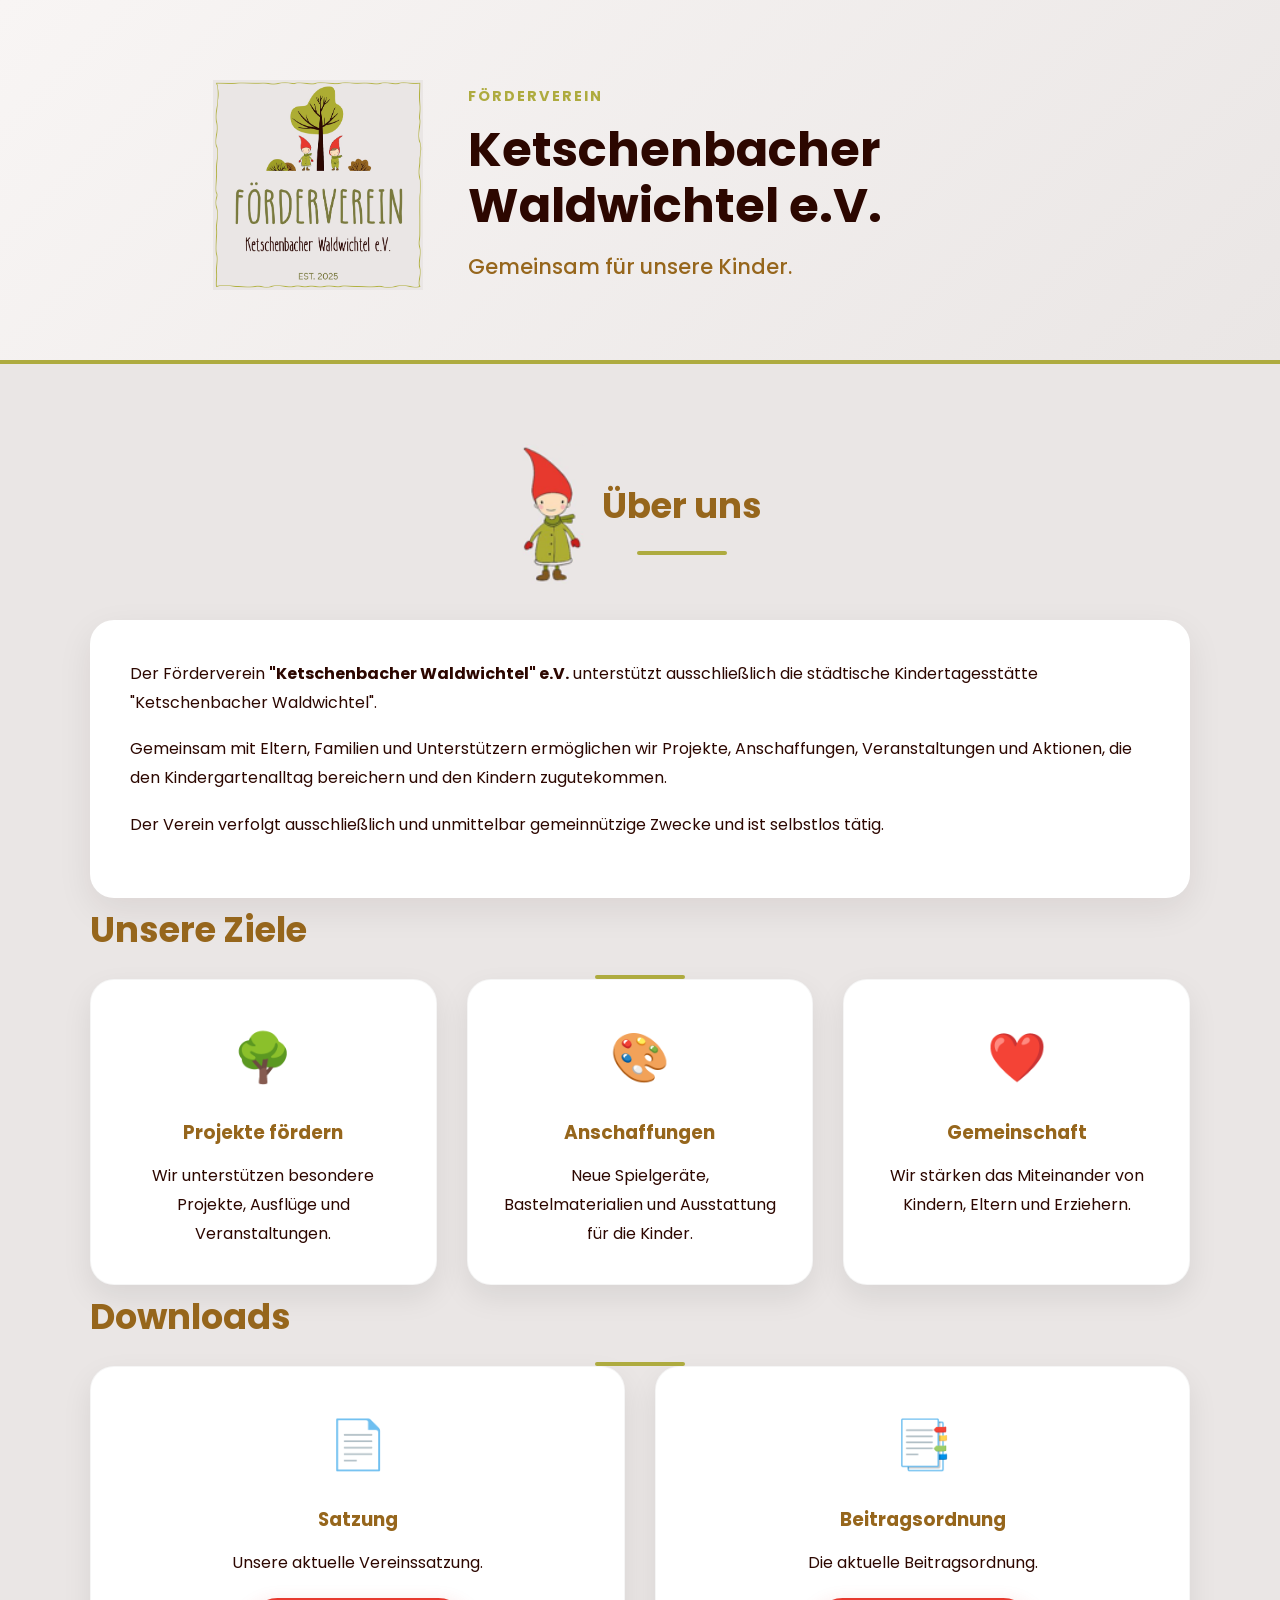
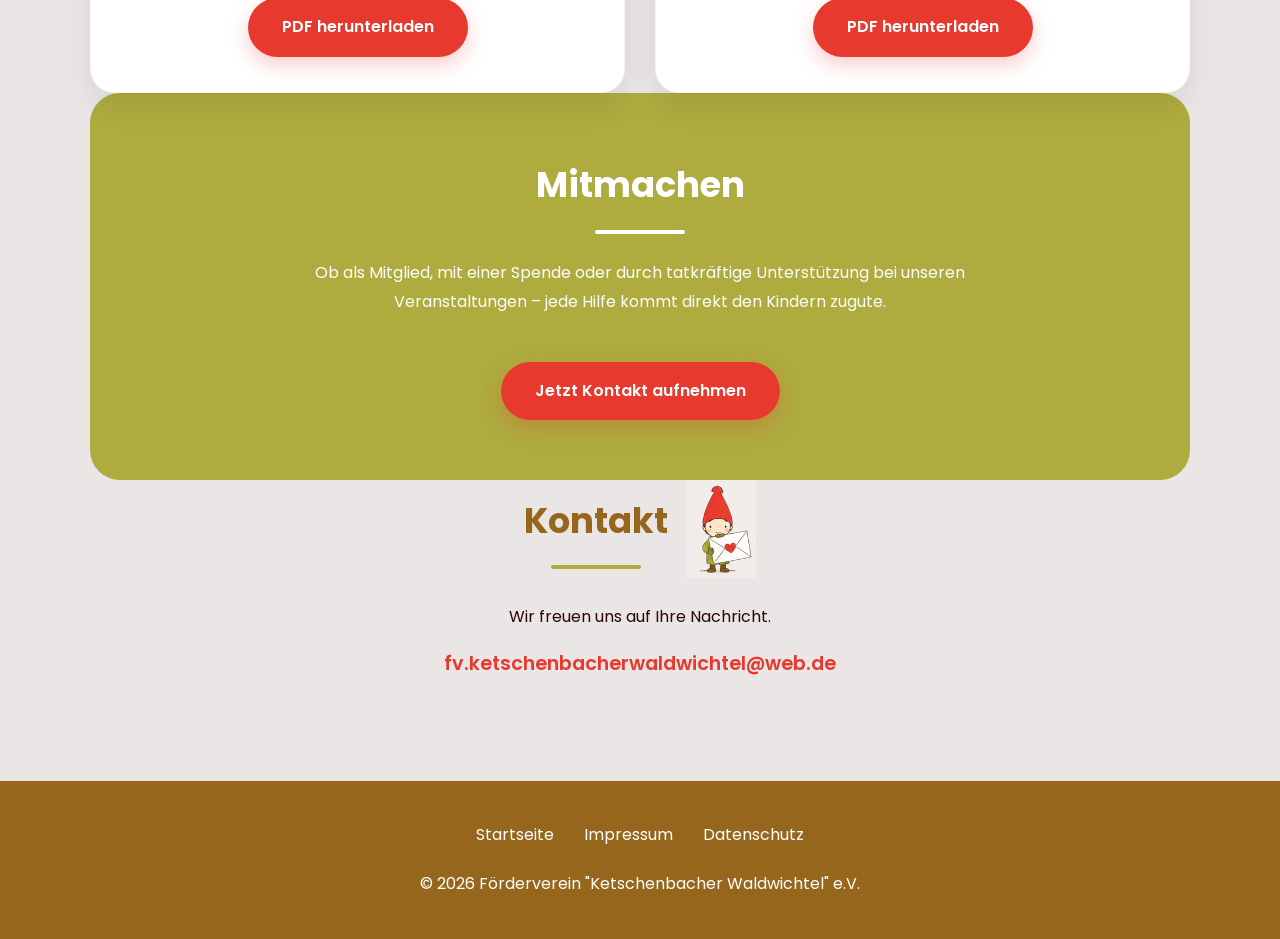
<file: index.html>
<!DOCTYPE html>
<html lang="de">

<head>
    <meta charset="UTF-8">
    <meta name="viewport" content="width=device-width, initial-scale=1.0">

    <title>Förderverein "Ketschenbacher Waldwichtel" e.V.</title>

    <meta name="description"
        content="Förderverein Ketschenbacher Waldwichtel e.V. – Gemeinsam unterstützen wir die Kindertagesstätte Ketschenbacher Waldwichtel.">

    <link rel="preconnect" href="https://fonts.googleapis.com">
    <link rel="preconnect" href="https://fonts.gstatic.com" crossorigin>

    <link href="https://fonts.googleapis.com/css2?family=Poppins:wght@300;400;500;600;700&display=swap"
        rel="stylesheet">

    <link rel="stylesheet" href="css/style.css">

</head>

<body>

<header>

<div class="container header">

<img src="images/Logo_Quadrat2.PNG"
     alt="Logo Förderverein Ketschenbacher Waldwichtel"
     class="logo">

<div class="header-text">

<span class="eyebrow">
Förderverein
</span>

<h1>Ketschenbacher Waldwichtel e.V.</h1>

<p class="subtitle">
Gemeinsam für unsere Kinder.
</p>

</div>

</header>



<main>



<section class="container">

<div class="section-title about-title">

<img src="images/Wichtel_l.PNG"
     alt="Wichtel"
     class="section-icon">

<h2>Über uns</h2>

</div>

<div class="card">

<p>

Der Förderverein <strong>"Ketschenbacher Waldwichtel" e.V.</strong>
unterstützt ausschließlich die städtische Kindertagesstätte
"Ketschenbacher Waldwichtel".

</p>

<p>

Gemeinsam mit Eltern, Familien und Unterstützern ermöglichen wir
Projekte, Anschaffungen, Veranstaltungen und Aktionen,
die den Kindergartenalltag bereichern und den Kindern zugutekommen.

</p>

<p>

Der Verein verfolgt ausschließlich und unmittelbar gemeinnützige Zwecke
und ist selbstlos tätig.

</p>

</div>

</section>




<section class="container">

<h2>Unsere Ziele</h2>

<div class="cards">

<div class="feature">

<div class="icon">🌳</div>

<h3>Projekte fördern</h3>

<p>

Wir unterstützen besondere Projekte,
Ausflüge und Veranstaltungen.

</p>

</div>

<div class="feature">

<div class="icon">🎨</div>

<h3>Anschaffungen</h3>

<p>

Neue Spielgeräte, Bastelmaterialien
und Ausstattung für die Kinder.

</p>

</div>

<div class="feature">

<div class="icon">❤️</div>

<h3>Gemeinschaft</h3>

<p>

Wir stärken das Miteinander von Kindern,
Eltern und Erziehern.

</p>

</div>

</div>

</section>




<section class="container">

<h2>Downloads</h2>

<div class="cards">

<div class="feature">

<div class="icon">📄</div>

<h3>Satzung</h3>

<p>
Unsere aktuelle Vereinssatzung.
</p>

<a class="button"
   href="downloads/Satzung.pdf"
   download>

PDF herunterladen

</a>

</div>

<div class="feature">

<div class="icon">📑</div>

<h3>Beitragsordnung</h3>

<p>
Die aktuelle Beitragsordnung.
</p>

<a class="button"
   href="downloads/Beitragsordnung.pdf"
   download>

PDF herunterladen

</a>

</div>

</div>

</section>




<section class="container">

<div class="cta">

<h2>Mitmachen</h2>

<p>

Ob als Mitglied, mit einer Spende oder durch
tatkräftige Unterstützung bei unseren Veranstaltungen –
jede Hilfe kommt direkt den Kindern zugute.

</p>

<a class="button"
href="mailto:fv.ketschenbacherwaldwichtel@web.de?subject=Kontakt%20über%20die%20Website">

Jetzt Kontakt aufnehmen

</a>

</div>

</section>




<section class="container contact">

    <div class="contact-heading">

    <h2>Kontakt</h2>

    <img src="images/Kontakt.PNG"
         alt="Kontakt-Wichtel"
         class="contact-icon">

</div>

    <p>
        Wir freuen uns auf Ihre Nachricht.
    </p>

    <a class="mail"
       href="mailto:fv.ketschenbacherwaldwichtel@web.de">

        fv.ketschenbacherwaldwichtel@web.de

    </a>

</section>



</main>




<footer>

<div class="container footer-content">

<nav>

<a href="index.html">Startseite</a>

<a href="impressum.html">Impressum</a>

<a href="datenschutz.html">Datenschutz</a>

</nav>

<p>

© 2026 Förderverein "Ketschenbacher Waldwichtel" e.V.

</p>

</div>

</footer>

</body>

</html>
</file>
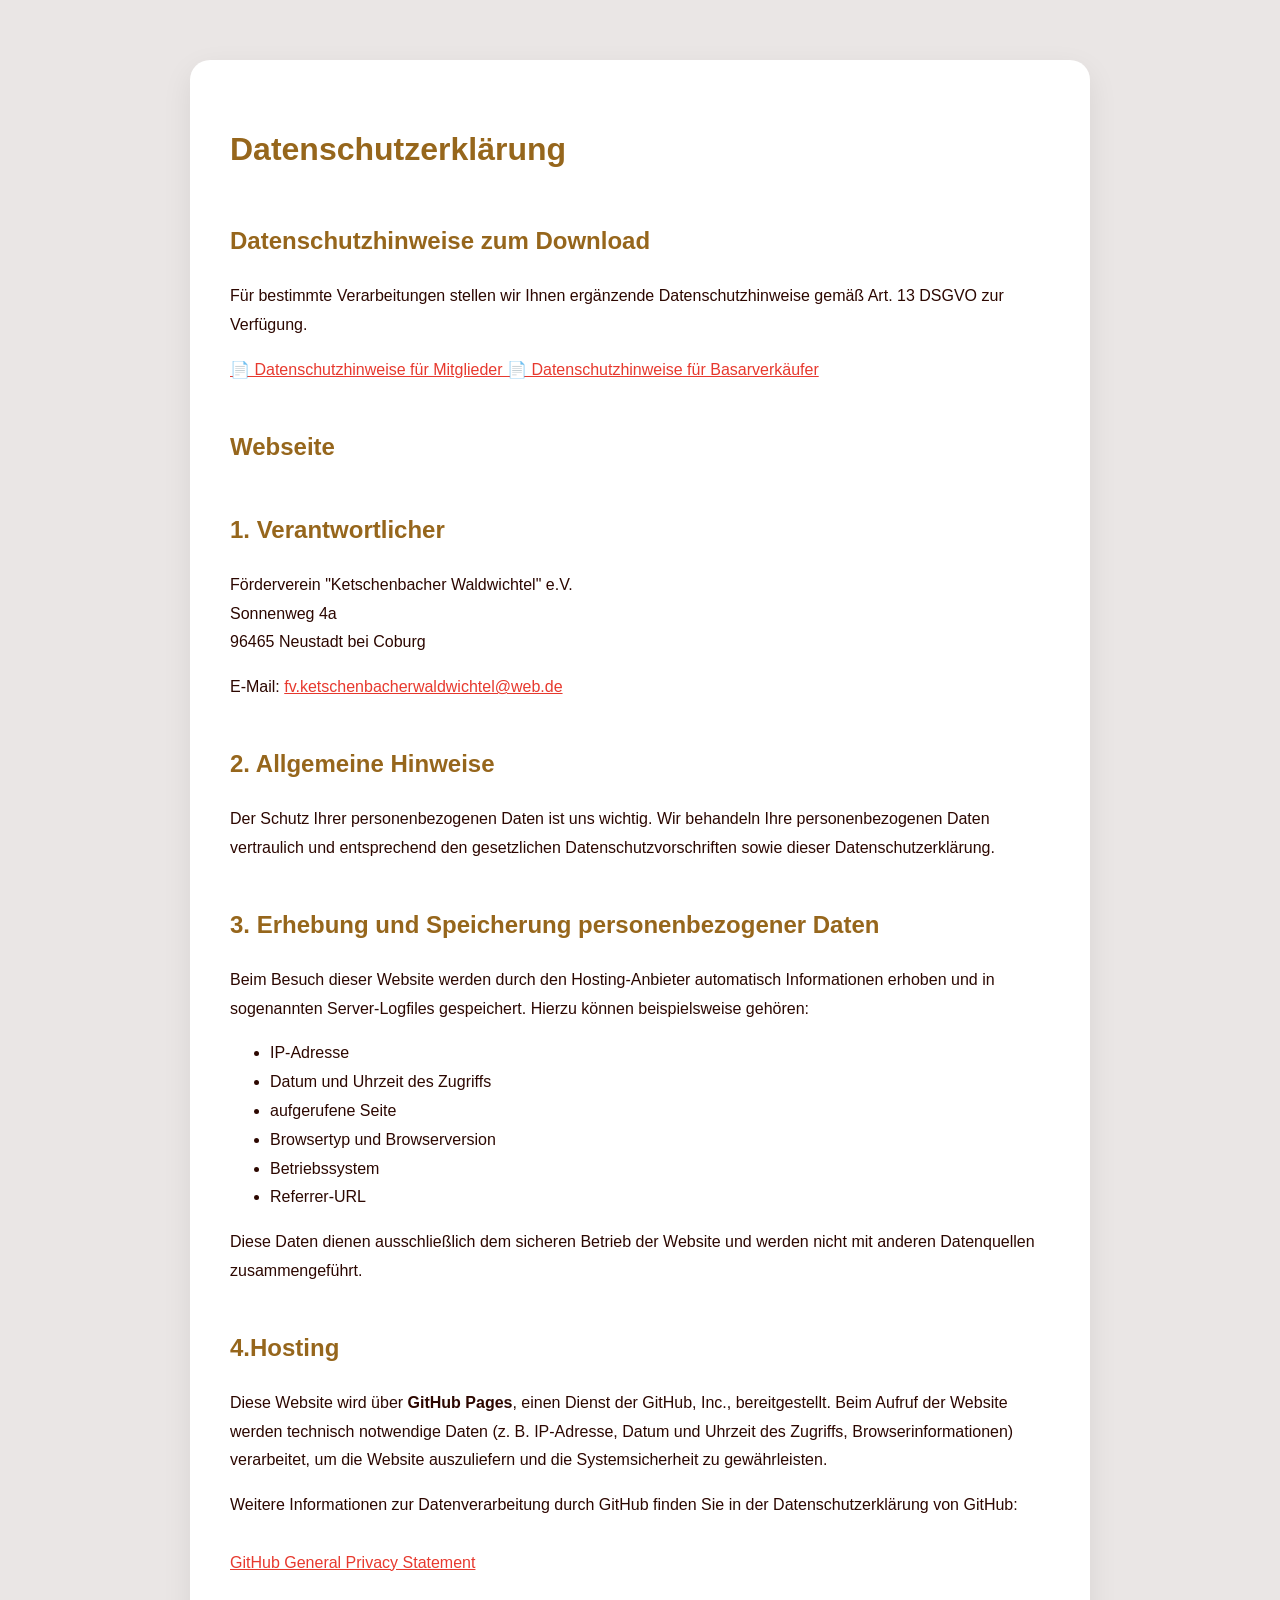
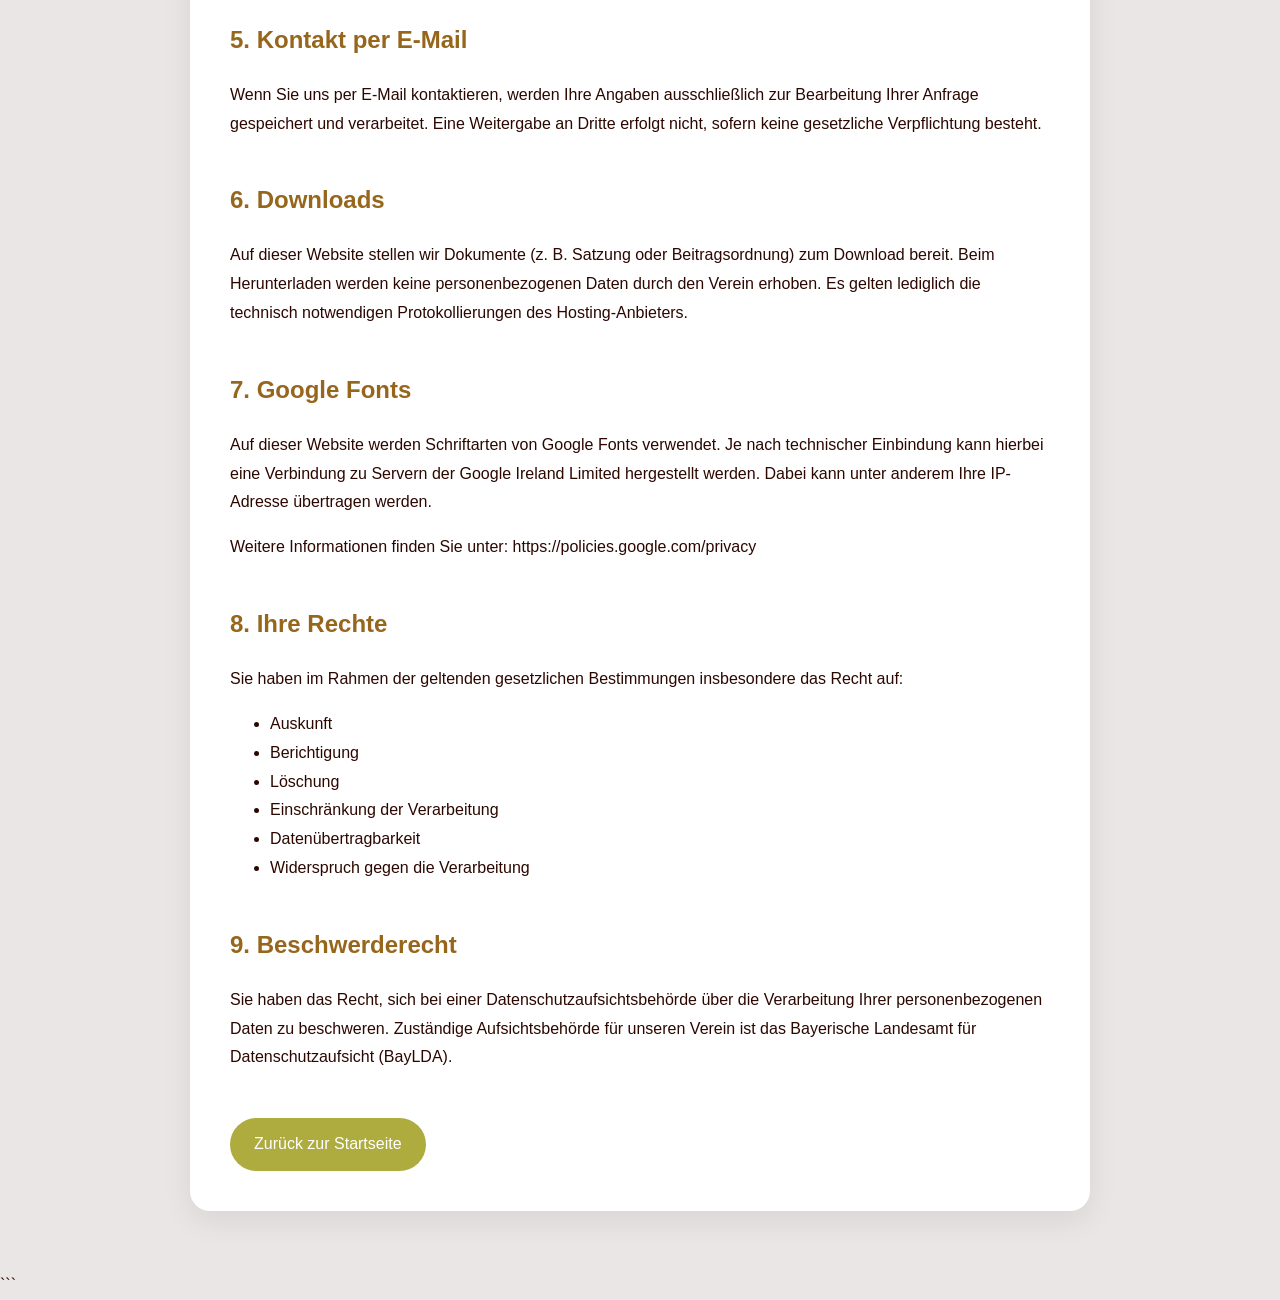
<file: datenschutz.html>
<!DOCTYPE html>
<html lang="de">
<head>
    <meta charset="UTF-8">
    <meta name="viewport" content="width=device-width, initial-scale=1.0">
    <title>Datenschutzerklärung | Förderverein "Ketschenbacher Waldwichtel" e.V.</title>

    <style>
        body{
            margin:0;
            background:#EAE6E5;
            color:#2C0700;
            font-family:"Poppins", Arial, sans-serif;
            line-height:1.8;
        }

        .container{
            width:min(900px,92%);
            margin:60px auto;
        }

        h1,h2{
            color:#96661C;
        }

        h1{
            margin-bottom:30px;
        }

        h2{
            margin-top:40px;
        }

        .card{
            background:#fff;
            padding:40px;
            border-radius:20px;
            box-shadow:0 10px 30px rgba(0,0,0,.08);
        }

        a{
            color:#E7392E;
        }

        .button{
            display:inline-block;
            margin-top:30px;
            padding:12px 24px;
            background:#AEAB3F;
            color:white;
            text-decoration:none;
            border-radius:30px;
        }
    </style>
</head>

<body>

<div class="container">

<div class="card">

<h1>Datenschutzerklärung</h1>

<div class="downloads">

    <h2>Datenschutzhinweise zum Download</h2>

    <p>
        Für bestimmte Verarbeitungen stellen wir Ihnen ergänzende
        Datenschutzhinweise gemäß Art. 13 DSGVO zur Verfügung.
    </p>

    <a class="download-button"
   href="downloads/Datenschutzhinweise für Mitglieder.pdf"
   download>
    📄 Datenschutzhinweise für Mitglieder
</a>

<a class="download-button"
   href="downloads/Datenschutzhinweise für Basarverkäufer.pdf"
   download>
    📄 Datenschutzhinweise für Basarverkäufer
</a>

</div>

<h2> Webseite</h2>
    
<h2> 1. Verantwortlicher</h2>

<p>
Förderverein "Ketschenbacher Waldwichtel" e.V.<br>
Sonnenweg 4a<br>
96465 Neustadt bei Coburg
</p>

<p>
E-Mail:
<a href="mailto:fv.ketschenbacherwaldwichtel@web.de">
fv.ketschenbacherwaldwichtel@web.de
</a>
</p>

<h2>2. Allgemeine Hinweise</h2>

<p>
Der Schutz Ihrer personenbezogenen Daten ist uns wichtig. Wir behandeln Ihre personenbezogenen Daten vertraulich und entsprechend den gesetzlichen Datenschutzvorschriften sowie dieser Datenschutzerklärung.
</p>

<h2>3. Erhebung und Speicherung personenbezogener Daten</h2>

<p>
Beim Besuch dieser Website werden durch den Hosting-Anbieter automatisch Informationen erhoben und in sogenannten Server-Logfiles gespeichert. Hierzu können beispielsweise gehören:
</p>

<ul>
<li>IP-Adresse</li>
<li>Datum und Uhrzeit des Zugriffs</li>
<li>aufgerufene Seite</li>
<li>Browsertyp und Browserversion</li>
<li>Betriebssystem</li>
<li>Referrer-URL</li>
</ul>

<p>
Diese Daten dienen ausschließlich dem sicheren Betrieb der Website und werden nicht mit anderen Datenquellen zusammengeführt.
</p>


<h2>4.Hosting</h2>

<p>
Diese Website wird über <strong>GitHub Pages</strong>, einen Dienst der GitHub, Inc., bereitgestellt. Beim Aufruf der Website werden technisch notwendige Daten (z. B. IP-Adresse, Datum und Uhrzeit des Zugriffs, Browserinformationen) verarbeitet, um die Website auszuliefern und die Systemsicherheit zu gewährleisten.
</p>

<p>
Weitere Informationen zur Datenverarbeitung durch GitHub finden Sie in der Datenschutzerklärung von GitHub:
<br><br>
<a href="https://docs.github.com/de/site-policy/privacy-policies/github-general-privacy-statement" target="_blank" rel="noopener noreferrer">
GitHub General Privacy Statement
</a>
</p>    
<h2>5. Kontakt per E-Mail</h2>

<p>
Wenn Sie uns per E-Mail kontaktieren, werden Ihre Angaben ausschließlich zur Bearbeitung Ihrer Anfrage gespeichert und verarbeitet. Eine Weitergabe an Dritte erfolgt nicht, sofern keine gesetzliche Verpflichtung besteht.
</p>

<h2>6. Downloads</h2>

<p>
Auf dieser Website stellen wir Dokumente (z. B. Satzung oder Beitragsordnung) zum Download bereit. Beim Herunterladen werden keine personenbezogenen Daten durch den Verein erhoben. Es gelten lediglich die technisch notwendigen Protokollierungen des Hosting-Anbieters.
</p>

<h2>7. Google Fonts</h2>

<p>
Auf dieser Website werden Schriftarten von Google Fonts verwendet. Je nach technischer Einbindung kann hierbei eine Verbindung zu Servern der Google Ireland Limited hergestellt werden. Dabei kann unter anderem Ihre IP-Adresse übertragen werden.
</p>

<p>
Weitere Informationen finden Sie unter:
https://policies.google.com/privacy
</p>

<h2>8. Ihre Rechte</h2>

<p>
Sie haben im Rahmen der geltenden gesetzlichen Bestimmungen insbesondere das Recht auf:
</p>

<ul>
<li>Auskunft</li>
<li>Berichtigung</li>
<li>Löschung</li>
<li>Einschränkung der Verarbeitung</li>
<li>Datenübertragbarkeit</li>
<li>Widerspruch gegen die Verarbeitung</li>
</ul>

<h2>9. Beschwerderecht</h2>

<p>
Sie haben das Recht, sich bei einer Datenschutzaufsichtsbehörde über die Verarbeitung Ihrer personenbezogenen Daten zu beschweren. 
Zuständige Aufsichtsbehörde für unseren Verein ist das Bayerische Landesamt für Datenschutzaufsicht (BayLDA).
</p>

<a class="button" href="index.html">
Zurück zur Startseite
</a>

</div>

</div>

</body>
</html>
```
</file>
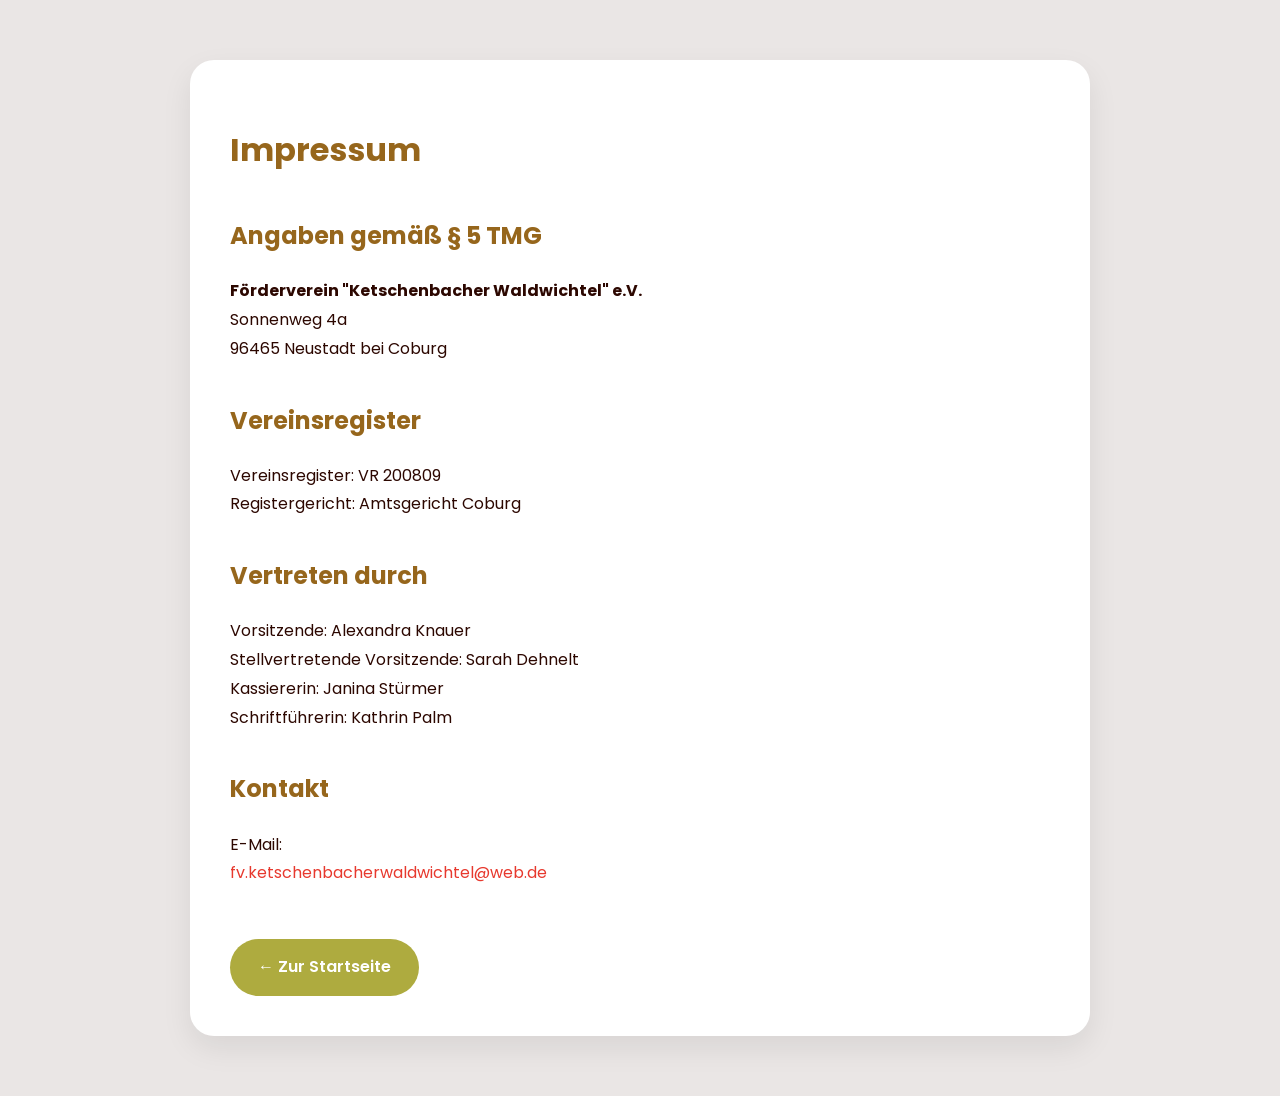
<file: impressum.html>
<!DOCTYPE html>
<html lang="de">
<head>
<meta charset="UTF-8">
<meta name="viewport" content="width=device-width, initial-scale=1.0">

<title>Impressum | Förderverein "Ketschenbacher Waldwichtel" e.V.</title>

<link rel="preconnect" href="https://fonts.googleapis.com">
<link rel="preconnect" href="https://fonts.gstatic.com" crossorigin>
<link href="https://fonts.googleapis.com/css2?family=Poppins:wght@300;400;600;700&display=swap" rel="stylesheet">

<style>

body{
    margin:0;
    background:#EAE6E5;
    font-family:"Poppins",sans-serif;
    color:#2C0700;
    line-height:1.8;
}

.container{
    width:min(900px,92%);
    margin:60px auto;
}

.card{
    background:#fff;
    padding:40px;
    border-radius:24px;
    box-shadow:0 12px 30px rgba(0,0,0,.08);
}

h1{
    color:#96661C;
    margin-bottom:30px;
}

h2{
    color:#96661C;
    margin-top:35px;
}

a{
    color:#E7392E;
    text-decoration:none;
}

.button{
    display:inline-block;
    margin-top:35px;
    padding:14px 28px;
    background:#AEAB3F;
    color:white;
    text-decoration:none;
    border-radius:30px;
    font-weight:600;
}

.button:hover{
    opacity:.9;
}

</style>

</head>

<body>

<div class="container">

<div class="card">

<h1>Impressum</h1>

<h2>Angaben gemäß § 5 TMG</h2>

<p>

<strong>Förderverein "Ketschenbacher Waldwichtel" e.V.</strong><br>

Sonnenweg 4a<br>

96465 Neustadt bei Coburg

</p>

<h2>Vereinsregister</h2>

<p>

Vereinsregister: VR 200809<br>

Registergericht: Amtsgericht Coburg

</p>

<h2>Vertreten durch</h2>

<p>

Vorsitzende: Alexandra Knauer<br>

Stellvertretende Vorsitzende: Sarah Dehnelt<br>

Kassiererin: Janina Stürmer<br>

Schriftführerin: Kathrin Palm

</p>

<h2>Kontakt</h2>

<p>

E-Mail:<br>

<a href="mailto:fv.ketschenbacherwaldwichtel@web.de">
fv.ketschenbacherwaldwichtel@web.de
</a>

</p>

<a class="button" href="index.html">
← Zur Startseite
</a>

</div>

</div>

</body>
</html>
</file>
<file: css/style.css>
:root{
    --bg:#EAE6E5;
    --green:#AEAB3F;
    --red:#E7392E;
    --brown:#96661C;
    --text:#2C0700;
    --white:#ffffff;
    --shadow:0 12px 35px rgba(44,7,0,.08);
    --radius:24px;
}

*{
    margin:0;
    padding:0;
    box-sizing:border-box;
}

html{
    scroll-behavior:smooth;
}

body{
    font-family:"Poppins",sans-serif;
    background:var(--bg);
    color:var(--text);
    line-height:1.8;
}

.container{
    width:min(1100px,92%);
    margin:auto;
}

section{
    margin:130px 0;
}

a{
    color:inherit;
    text-decoration:none;
}

img{
    max-width:100%;
    display:block;
}

header{
    background:linear-gradient(135deg,#F8F5F4 0%,#EAE6E5 100%);
    padding:80px 0 70px;
    border-bottom:4px solid var(--green);
}

.header{

    display:flex;

    align-items:center;

    justify-content:center;

    gap:45px;

    flex-wrap:wrap;

}

.eyebrow{
    color:var(--green);
    font-weight:700;
    text-transform:uppercase;
    letter-spacing:2px;
    font-size:.9rem;
    margin-bottom:12px;
    display:block;
}

.logo{
    width:210px;
    transition:.3s;
}

.logo:hover{

    transform:scale(1.03);

}

.header-text{

    max-width:600px;

}

.header-text h1{

    font-size:3rem;

    line-height:1.15;

    margin-bottom:15px;

    color:var(--text);

}

.subtitle{

    font-size:1.3rem;

    color:var(--brown);

    font-weight:500;

}
.section-title{
    display:flex;
    justify-content:center;
    align-items:center;
    gap:18px;
    margin-top:80px;
    margin-bottom:35px;
}

.section-icon{

    width:65px;

}

.downloads{
    background:#F7F5F4;
    border-left:6px solid #AEAB3F;
    padding:25px;
    margin-bottom:40px;
    border-radius:12px;
}

.downloads h2{
    margin-top:0;
}

.download-button{
    display:block;
    margin-top:15px;
    padding:14px 18px;
    background:#AEAB3F;
    color:#fff;
    text-decoration:none;
    border-radius:10px;
    font-weight:600;
    transition:.2s;
}

.download-button:hover{
    background:#96661C;
}

h2{

    font-size:2.2rem;

    color:var(--brown);

    position:relative;

}

h2::after{

    content:"";

    width:90px;

    height:4px;

    background:var(--green);

    display:block;

    margin:14px auto 0;

    border-radius:50px;

}

.card{

    background:white;

    border-radius:var(--radius);

    padding:40px;

    box-shadow:var(--shadow);

}

.card p{

    margin-bottom:18px;

}

.cards{

    display:grid;

    grid-template-columns:repeat(auto-fit,minmax(260px,1fr));

    gap:30px;

}

.feature{
    background:white;
    border-radius:24px;
    padding:35px;
    text-align:center;
    box-shadow:0 12px 30px rgba(0,0,0,.08);
    transition:all .3s ease;
    border:1px solid rgba(0,0,0,.04);
}

.feature:hover{
    transform:translateY(-10px);
    box-shadow:0 20px 45px rgba(0,0,0,.15);
}

.icon{

    font-size:3rem;

    margin-bottom:15px;

}

.feature h3{

    color:var(--brown);

    margin-bottom:12px;

}

.button{
    display:inline-block;
    margin-top:20px;
    padding:15px 34px;
    border-radius:999px;
    background:var(--red);
    color:white;
    font-weight:600;
    transition:.3s;
    box-shadow:0 8px 20px rgba(231,57,46,.25);
}

.button:hover{
    transform:translateY(-3px);
    background:#d92d24;
    box-shadow:0 14px 30px rgba(231,57,46,.35);
}
.cta{

    background:var(--green);

    color:white;

    padding:60px;

    border-radius:30px;

    text-align:center;

}

.cta h2{

    color:white;

}

.cta h2::after{

    background:white;

}

.cta p{

    max-width:700px;

    margin:25px auto;

}

.contact{
    text-align:center;
}

.contact-heading{
    display:flex;
    justify-content:center;
    align-items:center;
    gap:18px;
    margin-bottom:25px;
}

.contact-heading h2{
    margin:0;
}

.contact-heading h2::after{
    margin:12px auto 0;
}

.contact-icon{
    width:70px;
    height:auto;
}

.mail{
    display:inline-block;
    margin-top:15px;
    color:var(--red);
    font-size:1.2rem;
    font-weight:600;
}

footer{

    margin-top:100px;

    background:var(--brown);

    color:white;

}

.footer-content{

    padding:40px 0;

    text-align:center;

}

footer nav{

    display:flex;

    justify-content:center;

    gap:30px;

    flex-wrap:wrap;

    margin-bottom:20px;

}

footer nav a{

    transition:.2s;

}

footer nav a:hover{

    opacity:.7;

}

@media (max-width:768px){

.header{

    flex-direction:column;

    text-align:center;

}

.logo{

    width:140px;

}

.header-text h1{

    font-size:2.2rem;

}

.subtitle{

    font-size:1.1rem;

}

section{

    margin:70px 0;

}

.card{
    background:white;
    border-radius:28px;
    padding:45px;
    box-shadow:0 15px 35px rgba(0,0,0,.08);
}

    .contact-icon{
    width:55px;
}
.cta{

    padding:35px 25px;

}

}
</file>
